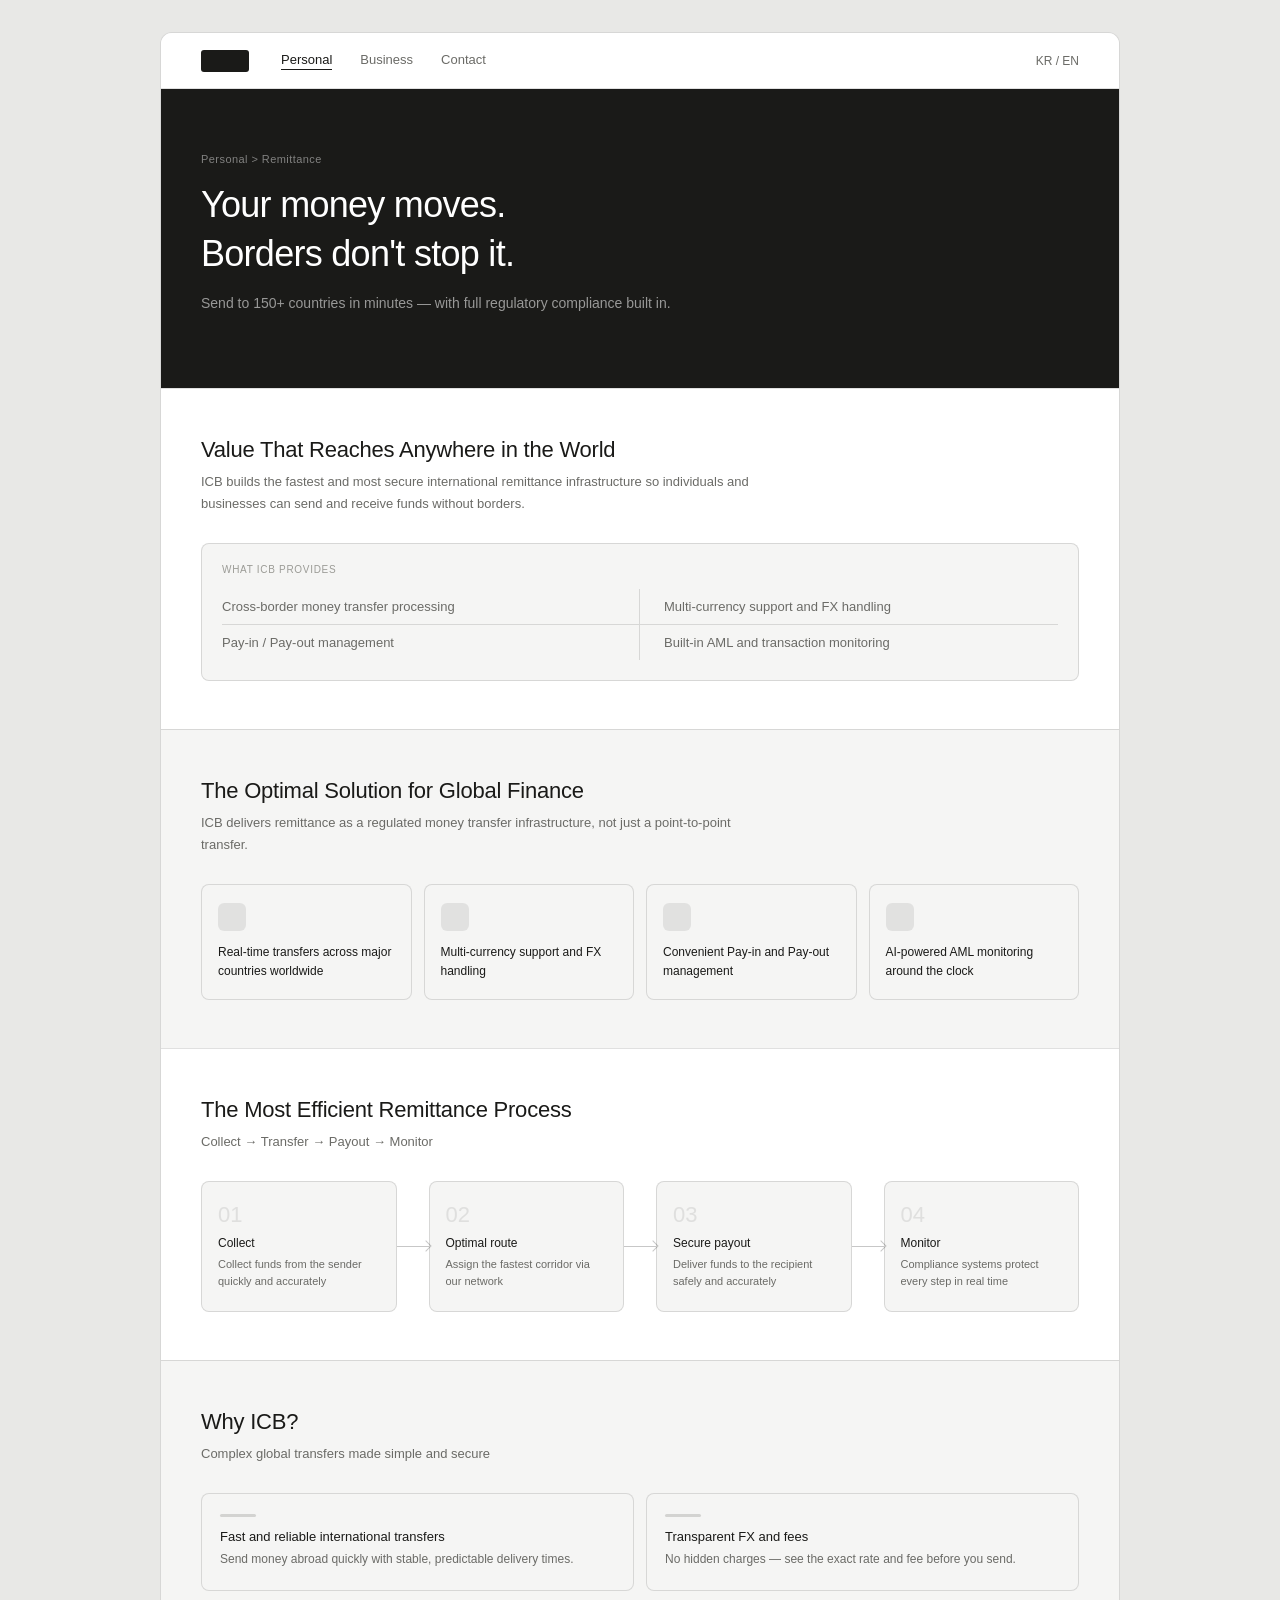
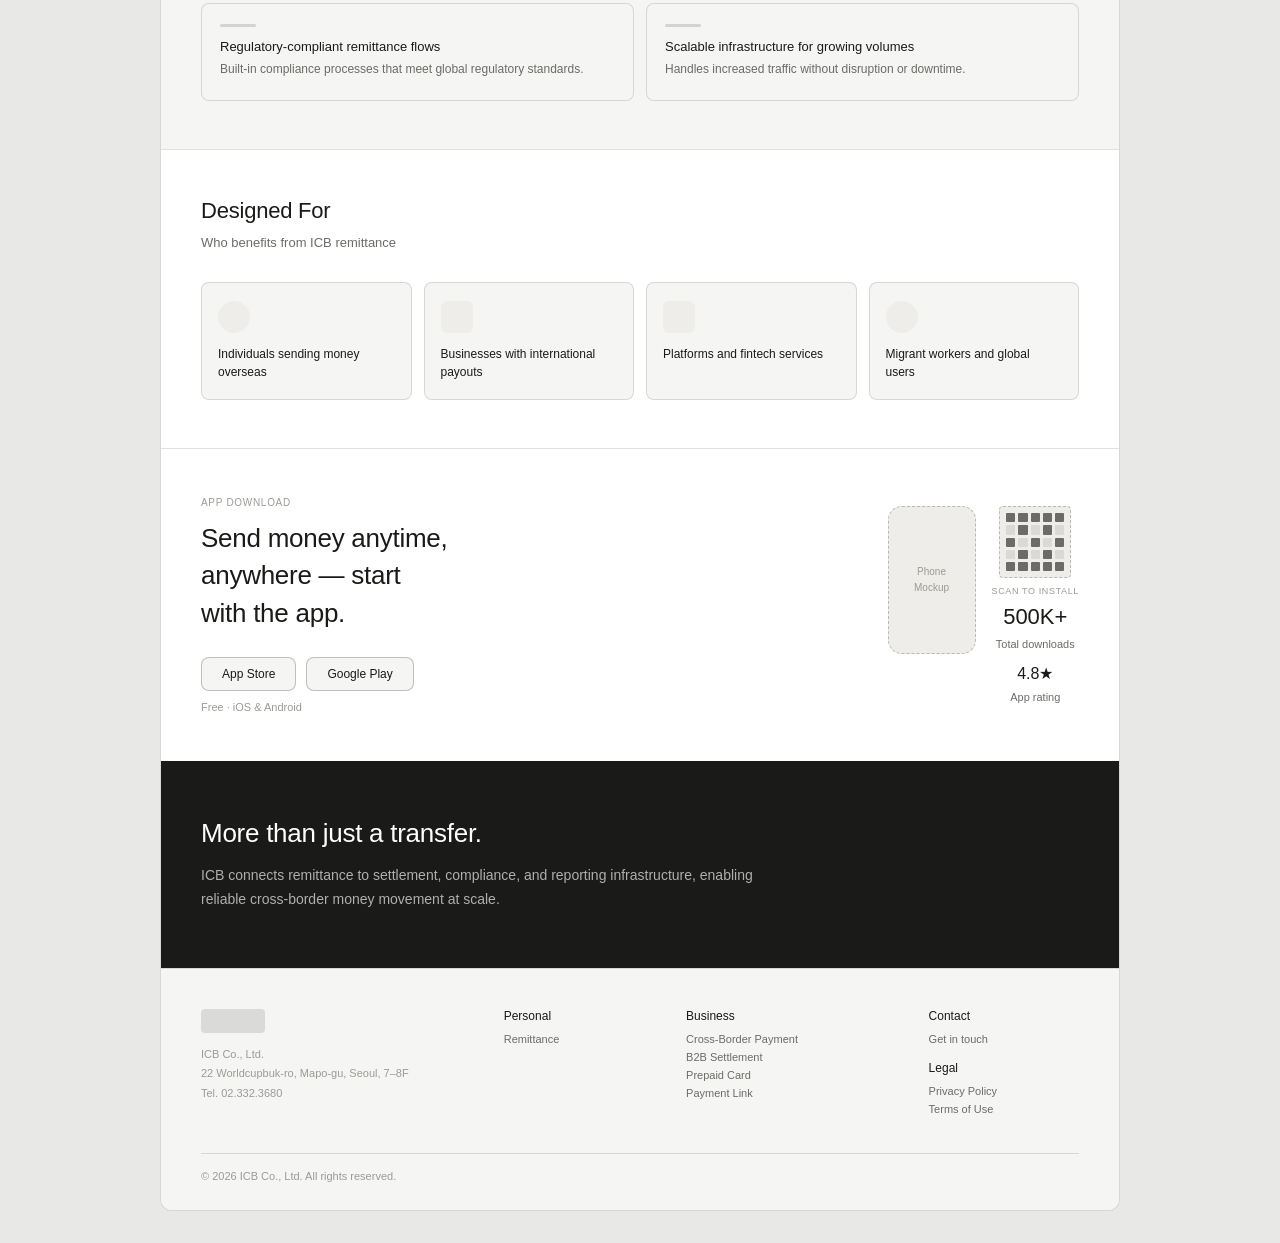
<file: WireFrame/ICB_remittance_wireframe2.html>
<!DOCTYPE html>
<html lang="en">
<head>
<meta charset="UTF-8" />
<meta name="viewport" content="width=device-width, initial-scale=1.0" />
<title>ICB Remittance — Wireframe</title>
<style>
  *, *::before, *::after { box-sizing: border-box; margin: 0; padding: 0; }

  :root {
    --bg-primary: #ffffff;
    --bg-secondary: #f5f5f4;
    --bg-tertiary: #eeede9;
    --text-primary: #1a1a18;
    --text-secondary: #6b6b67;
    --text-tertiary: #9b9b96;
    --border-light: rgba(0,0,0,0.12);
    --border-mid: rgba(0,0,0,0.22);
    --radius-md: 8px;
    --radius-lg: 12px;
    --font: -apple-system, 'Helvetica Neue', Arial, sans-serif;
  }

  body {
    font-family: var(--font);
    color: var(--text-primary);
    background: #e8e8e6;
    padding: 32px 0;
  }

  .page {
    width: 960px;
    margin: 0 auto;
    background: var(--bg-secondary);
    border: 0.5px solid var(--border-light);
    border-radius: var(--radius-lg);
    overflow: hidden;
  }

  /* ── NAV ── */
  nav {
    background: var(--bg-primary);
    border-bottom: 0.5px solid var(--border-light);
    padding: 0 40px;
    display: flex;
    align-items: center;
    height: 56px;
    gap: 32px;
  }
  .nav-logo {
    width: 48px; height: 22px;
    background: var(--text-primary);
    border-radius: 3px;
    flex-shrink: 0;
  }
  .nav-links { display: flex; gap: 28px; flex: 1; }
  .nav-link {
    font-size: 13px;
    color: var(--text-secondary);
    text-decoration: none;
    padding-bottom: 2px;
  }
  .nav-link.active {
    color: var(--text-primary);
    font-weight: 500;
    border-bottom: 1.5px solid var(--text-primary);
  }
  .nav-lang {
    font-size: 12px;
    color: var(--text-secondary);
    margin-left: auto;
  }

  /* ── HERO ── */
  .hero {
    background: var(--text-primary);
    color: #ffffff;
    padding: 64px 40px 72px;
  }
  .hero-tag {
    font-size: 11px;
    opacity: 0.45;
    margin-bottom: 16px;
    letter-spacing: 0.04em;
  }
  .hero-title {
    font-size: 36px;
    font-weight: 500;
    line-height: 1.35;
    margin-bottom: 14px;
    letter-spacing: -0.02em;
  }
  .hero-sub {
    font-size: 14px;
    opacity: 0.55;
    line-height: 1.7;
    max-width: 480px;
  }

  /* ── GENERIC SECTION ── */
  .section {
    padding: 48px 40px;
    background: var(--bg-primary);
    border-top: 0.5px solid var(--border-light);
  }
  .section-gray { background: var(--bg-secondary); }
  .section-title {
    font-size: 22px;
    font-weight: 500;
    margin-bottom: 8px;
    letter-spacing: -0.01em;
  }
  .section-sub {
    font-size: 13px;
    color: var(--text-secondary);
    line-height: 1.7;
    margin-bottom: 28px;
    max-width: 560px;
  }

  /* ── LABEL ── */
  .label {
    font-size: 10px;
    color: var(--text-tertiary);
    font-weight: 500;
    text-transform: uppercase;
    letter-spacing: 0.07em;
  }

  /* ── WHAT IS ── */
  .provides-grid {
    display: grid;
    grid-template-columns: 1fr 1fr;
    gap: 0;
    margin-top: 14px;
  }
  .provides-item {
    font-size: 13px;
    color: var(--text-secondary);
    padding: 10px 0;
    border-bottom: 0.5px solid var(--border-light);
  }
  .provides-item:nth-child(odd) { padding-right: 24px; border-right: 0.5px solid var(--border-light); }
  .provides-item:nth-child(even) { padding-left: 24px; }
  .provides-item:nth-last-child(-n+2) { border-bottom: none; }

  /* ── 4-CARD GRID ── */
  .cards-4 {
    display: grid;
    grid-template-columns: repeat(4, 1fr);
    gap: 12px;
  }
  .card {
    background: var(--bg-secondary);
    border: 0.5px solid var(--border-light);
    border-radius: var(--radius-md);
    padding: 18px 16px;
  }
  .card-icon {
    width: 28px; height: 28px;
    background: var(--border-mid);
    border-radius: 6px;
    margin-bottom: 12px;
    opacity: 0.35;
  }
  .card-title {
    font-size: 12px;
    font-weight: 500;
    line-height: 1.55;
    color: var(--text-primary);
  }

  /* ── PROCESS STEPS ── */
  .steps-row {
    display: grid;
    grid-template-columns: 1fr 32px 1fr 32px 1fr 32px 1fr;
    align-items: center;
    gap: 0;
  }
  .step {
    background: var(--bg-secondary);
    border: 0.5px solid var(--border-light);
    border-radius: var(--radius-md);
    padding: 20px 16px;
  }
  .step-num {
    font-size: 22px;
    font-weight: 500;
    color: var(--border-mid);
    margin-bottom: 8px;
    opacity: 0.4;
  }
  .step-title {
    font-size: 12px;
    font-weight: 500;
    margin-bottom: 6px;
  }
  .step-body {
    font-size: 11px;
    color: var(--text-secondary);
    line-height: 1.6;
  }
  .arrow {
    display: flex;
    align-items: center;
    justify-content: center;
  }
  .arrow-line {
    width: 100%;
    height: 0.5px;
    background: var(--border-mid);
    position: relative;
  }
  .arrow-line::after {
    content: '';
    position: absolute;
    right: -1px; top: -4px;
    width: 8px; height: 8px;
    border-right: 0.5px solid var(--border-mid);
    border-top: 0.5px solid var(--border-mid);
    transform: rotate(45deg);
  }

  /* ── WHY ICB ── */
  .why-grid {
    display: grid;
    grid-template-columns: repeat(2, 1fr);
    gap: 12px;
  }
  .why-card {
    background: var(--bg-secondary);
    border: 0.5px solid var(--border-light);
    border-radius: var(--radius-md);
    padding: 20px 18px;
  }
  .why-bar {
    width: 36px; height: 3px;
    background: var(--text-secondary);
    border-radius: 2px;
    margin-bottom: 12px;
    opacity: 0.25;
  }
  .why-title { font-size: 13px; font-weight: 500; margin-bottom: 6px; }
  .why-body { font-size: 12px; color: var(--text-secondary); line-height: 1.65; }

  /* ── FOR WHOM ── */
  .whom-grid {
    display: grid;
    grid-template-columns: repeat(4, 1fr);
    gap: 12px;
  }
  .whom-card {
    background: var(--bg-secondary);
    border: 0.5px solid var(--border-light);
    border-radius: var(--radius-md);
    padding: 18px 16px;
  }
  .whom-avatar {
    width: 32px; height: 32px;
    background: var(--bg-tertiary);
    border-radius: 50%;
    margin-bottom: 12px;
  }
  .whom-avatar.square { border-radius: 6px; }
  .whom-title { font-size: 12px; font-weight: 500; line-height: 1.5; }

  /* ── APP DOWNLOAD ── */
  .app-section {
    padding: 48px 40px;
    background: var(--bg-primary);
    border-top: 0.5px solid var(--border-light);
    display: grid;
    grid-template-columns: 1fr auto;
    gap: 40px;
    align-items: center;
  }
  .app-tag { font-size: 10px; color: var(--text-tertiary); letter-spacing: 0.07em; margin-bottom: 12px; }
  .app-title { font-size: 26px; font-weight: 500; line-height: 1.45; margin-bottom: 24px; letter-spacing: -0.01em; }
  .app-btns { display: flex; gap: 10px; margin-bottom: 10px; }
  .app-btn {
    background: var(--bg-secondary);
    border: 0.5px solid var(--border-mid);
    border-radius: var(--radius-md);
    padding: 9px 20px;
    font-size: 12px;
    color: var(--text-primary);
    font-weight: 500;
  }
  .app-note { font-size: 11px; color: var(--text-tertiary); }
  .app-right { display: flex; gap: 16px; align-items: flex-start; }
  .phone-mock {
    width: 88px; height: 148px;
    background: var(--bg-tertiary);
    border: 0.5px dashed var(--border-mid);
    border-radius: 14px;
    display: flex; align-items: center; justify-content: center;
    font-size: 10px; color: var(--text-tertiary); text-align: center; line-height: 1.6;
  }
  .qr-block { display: flex; flex-direction: column; align-items: center; gap: 8px; }
  .qr-img {
    width: 72px; height: 72px;
    background: var(--bg-tertiary);
    border: 0.5px dashed var(--border-mid);
    border-radius: 4px;
    display: grid;
    grid-template-columns: repeat(5, 1fr);
    gap: 3px;
    padding: 6px;
  }
  .qr-dot { background: var(--text-secondary); border-radius: 1px; }
  .qr-dot.off { opacity: 0.15; }
  .stat-num { font-size: 22px; font-weight: 500; text-align: center; }
  .stat-label { font-size: 11px; color: var(--text-secondary); text-align: center; }
  .stat-rating { font-size: 16px; font-weight: 500; text-align: center; margin-top: 6px; }

  /* ── BEYOND ── */
  .beyond {
    padding: 56px 40px;
    background: var(--text-primary);
    color: #ffffff;
    border-top: 0.5px solid var(--border-light);
  }
  .beyond-title { font-size: 26px; font-weight: 500; margin-bottom: 14px; letter-spacing: -0.01em; }
  .beyond-body { font-size: 14px; line-height: 1.75; opacity: 0.65; max-width: 560px; }

  /* ── FOOTER ── */
  footer {
    background: var(--bg-secondary);
    border-top: 0.5px solid var(--border-light);
    padding: 40px 40px 28px;
  }
  .footer-grid {
    display: grid;
    grid-template-columns: 1.8fr 1fr 1.4fr 1fr;
    gap: 32px;
    margin-bottom: 32px;
  }
  .footer-logo-box {
    width: 64px; height: 24px;
    background: var(--border-mid);
    border-radius: 4px;
    margin-bottom: 12px;
    opacity: 0.5;
  }
  .footer-addr { font-size: 11px; color: var(--text-tertiary); line-height: 1.8; }
  .footer-col-title { font-size: 12px; font-weight: 500; margin-bottom: 10px; }
  .footer-link { font-size: 11px; color: var(--text-secondary); display: block; margin-bottom: 6px; text-decoration: none; }
  .footer-bottom {
    border-top: 0.5px solid var(--border-light);
    padding-top: 16px;
    font-size: 11px;
    color: var(--text-tertiary);
  }
</style>
</head>
<body>
<div class="page">

  <!-- NAV -->
  <nav>
    <div class="nav-logo"></div>
    <div class="nav-links">
      <a class="nav-link active" href="#">Personal</a>
      <a class="nav-link" href="#">Business</a>
      <a class="nav-link" href="#">Contact</a>
    </div>
    <span class="nav-lang">KR / EN</span>
  </nav>

  <!-- HERO -->
  <section class="hero">
    <p class="hero-tag">Personal &gt; Remittance</p>
    <h1 class="hero-title">Your money moves.<br>Borders don't stop it.</h1>
    <p class="hero-sub">Send to 150+ countries in minutes — with full regulatory compliance built in.</p>
  </section>

  <!-- WHAT IS -->
  <section class="section">
    <h2 class="section-title">Value That Reaches Anywhere in the World</h2>
    <p class="section-sub">ICB builds the fastest and most secure international remittance infrastructure so individuals and businesses can send and receive funds without borders.</p>
    <div style="padding: 20px; background: var(--bg-secondary); border: 0.5px solid var(--border-light); border-radius: var(--radius-md);">
      <p class="label">What ICB Provides</p>
      <div class="provides-grid">
        <div class="provides-item">Cross-border money transfer processing</div>
        <div class="provides-item">Multi-currency support and FX handling</div>
        <div class="provides-item">Pay-in / Pay-out management</div>
        <div class="provides-item">Built-in AML and transaction monitoring</div>
      </div>
    </div>
  </section>

  <!-- GLOBAL SOLUTIONS -->
  <section class="section section-gray">
    <h2 class="section-title">The Optimal Solution for Global Finance</h2>
    <p class="section-sub">ICB delivers remittance as a regulated money transfer infrastructure, not just a point-to-point transfer.</p>
    <div class="cards-4">
      <div class="card"><div class="card-icon"></div><p class="card-title">Real-time transfers across major countries worldwide</p></div>
      <div class="card"><div class="card-icon"></div><p class="card-title">Multi-currency support and FX handling</p></div>
      <div class="card"><div class="card-icon"></div><p class="card-title">Convenient Pay-in and Pay-out management</p></div>
      <div class="card"><div class="card-icon"></div><p class="card-title">AI-powered AML monitoring around the clock</p></div>
    </div>
  </section>

  <!-- HOW IT WORKS -->
  <section class="section">
    <h2 class="section-title">The Most Efficient Remittance Process</h2>
    <p class="section-sub">Collect → Transfer → Payout → Monitor</p>
    <div class="steps-row">
      <div class="step">
        <div class="step-num">01</div>
        <p class="step-title">Collect</p>
        <p class="step-body">Collect funds from the sender quickly and accurately</p>
      </div>
      <div class="arrow"><div class="arrow-line"></div></div>
      <div class="step">
        <div class="step-num">02</div>
        <p class="step-title">Optimal route</p>
        <p class="step-body">Assign the fastest corridor via our network</p>
      </div>
      <div class="arrow"><div class="arrow-line"></div></div>
      <div class="step">
        <div class="step-num">03</div>
        <p class="step-title">Secure payout</p>
        <p class="step-body">Deliver funds to the recipient safely and accurately</p>
      </div>
      <div class="arrow"><div class="arrow-line"></div></div>
      <div class="step">
        <div class="step-num">04</div>
        <p class="step-title">Monitor</p>
        <p class="step-body">Compliance systems protect every step in real time</p>
      </div>
    </div>
  </section>

  <!-- WHY ICB -->
  <section class="section section-gray">
    <h2 class="section-title">Why ICB?</h2>
    <p class="section-sub">Complex global transfers made simple and secure</p>
    <div class="why-grid">
      <div class="why-card"><div class="why-bar"></div><p class="why-title">Fast and reliable international transfers</p><p class="why-body">Send money abroad quickly with stable, predictable delivery times.</p></div>
      <div class="why-card"><div class="why-bar"></div><p class="why-title">Transparent FX and fees</p><p class="why-body">No hidden charges — see the exact rate and fee before you send.</p></div>
      <div class="why-card"><div class="why-bar"></div><p class="why-title">Regulatory-compliant remittance flows</p><p class="why-body">Built-in compliance processes that meet global regulatory standards.</p></div>
      <div class="why-card"><div class="why-bar"></div><p class="why-title">Scalable infrastructure for growing volumes</p><p class="why-body">Handles increased traffic without disruption or downtime.</p></div>
    </div>
  </section>

  <!-- FOR WHOM -->
  <section class="section">
    <h2 class="section-title">Designed For</h2>
    <p class="section-sub">Who benefits from ICB remittance</p>
    <div class="whom-grid">
      <div class="whom-card"><div class="whom-avatar"></div><p class="whom-title">Individuals sending money overseas</p></div>
      <div class="whom-card"><div class="whom-avatar square"></div><p class="whom-title">Businesses with international payouts</p></div>
      <div class="whom-card"><div class="whom-avatar square"></div><p class="whom-title">Platforms and fintech services</p></div>
      <div class="whom-card"><div class="whom-avatar"></div><p class="whom-title">Migrant workers and global users</p></div>
    </div>
  </section>

  <!-- APP DOWNLOAD -->
  <section class="app-section">
    <div>
      <p class="app-tag">APP DOWNLOAD</p>
      <h2 class="app-title">Send money anytime,<br>anywhere — start<br>with the app.</h2>
      <div class="app-btns">
        <div class="app-btn">App Store</div>
        <div class="app-btn">Google Play</div>
      </div>
      <p class="app-note">Free · iOS &amp; Android</p>
    </div>
    <div class="app-right">
      <div class="phone-mock">Phone<br>Mockup</div>
      <div class="qr-block">
        <div class="qr-img">
          <div class="qr-dot"></div><div class="qr-dot"></div><div class="qr-dot"></div><div class="qr-dot"></div><div class="qr-dot"></div>
          <div class="qr-dot off"></div><div class="qr-dot"></div><div class="qr-dot off"></div><div class="qr-dot"></div><div class="qr-dot off"></div>
          <div class="qr-dot"></div><div class="qr-dot off"></div><div class="qr-dot"></div><div class="qr-dot off"></div><div class="qr-dot"></div>
          <div class="qr-dot off"></div><div class="qr-dot"></div><div class="qr-dot off"></div><div class="qr-dot"></div><div class="qr-dot off"></div>
          <div class="qr-dot"></div><div class="qr-dot"></div><div class="qr-dot"></div><div class="qr-dot"></div><div class="qr-dot"></div>
        </div>
        <p class="label" style="font-size: 9px;">Scan to install</p>
        <p class="stat-num">500K+</p>
        <p class="stat-label">Total downloads</p>
        <p class="stat-rating">4.8★</p>
        <p class="stat-label">App rating</p>
      </div>
    </div>
  </section>

  <!-- BEYOND -->
  <section class="beyond">
    <h2 class="beyond-title">More than just a transfer.</h2>
    <p class="beyond-body">ICB connects remittance to settlement, compliance, and reporting infrastructure, enabling reliable cross-border money movement at scale.</p>
  </section>

  <!-- FOOTER -->
  <footer>
    <div class="footer-grid">
      <div>
        <div class="footer-logo-box"></div>
        <p class="footer-addr">ICB Co., Ltd.<br>22 Worldcupbuk-ro, Mapo-gu, Seoul, 7–8F<br>Tel. 02.332.3680</p>
      </div>
      <div>
        <p class="footer-col-title">Personal</p>
        <a class="footer-link" href="#">Remittance</a>
      </div>
      <div>
        <p class="footer-col-title">Business</p>
        <a class="footer-link" href="#">Cross-Border Payment</a>
        <a class="footer-link" href="#">B2B Settlement</a>
        <a class="footer-link" href="#">Prepaid Card</a>
        <a class="footer-link" href="#">Payment Link</a>
      </div>
      <div>
        <p class="footer-col-title">Contact</p>
        <a class="footer-link" href="#">Get in touch</a>
        <p class="footer-col-title" style="margin-top: 16px;">Legal</p>
        <a class="footer-link" href="#">Privacy Policy</a>
        <a class="footer-link" href="#">Terms of Use</a>
      </div>
    </div>
    <div class="footer-bottom">© 2026 ICB Co., Ltd. All rights reserved.</div>
  </footer>

</div>
</body>
</html>
</file>
